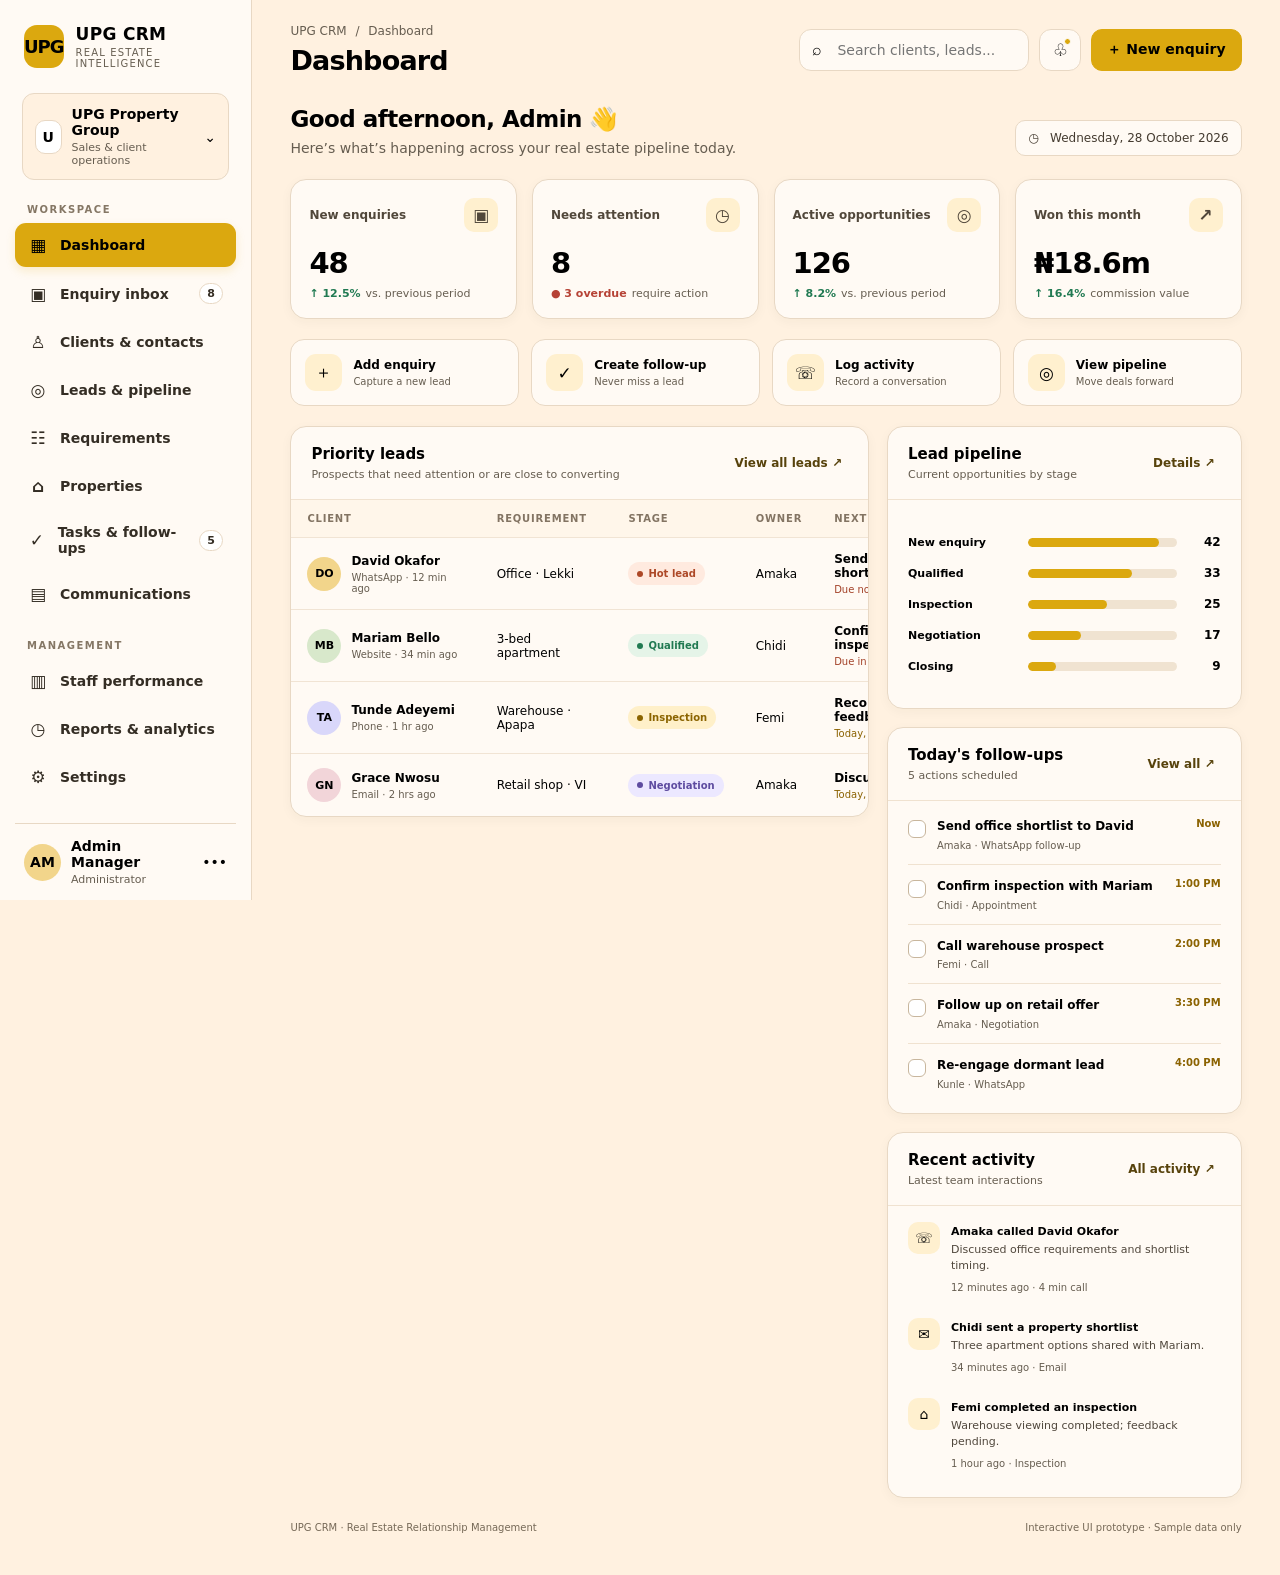
<file: public/assets/aistudio/upg_real_estate_crm_prototype__1__c0e54475.html>
<!DOCTYPE html>
<html lang="en">
<head>
<meta charset="utf-8"/><meta name="viewport" content="width=device-width, initial-scale=1"/><title>UPG CRM — Real Estate Relationship Management</title>
<style>
:root{--gold:#DBA80F;--cream:#FFF1E0;--black:#000;--white:#fff;--muted:#665d50;--line:#e8d8c4;--soft:#fff8ef;--green:#217a52;--red:#b64235;--shadow:0 8px 24px rgba(52,35,12,.07);--radius:16px}
*{box-sizing:border-box}body{margin:0;background:var(--cream);color:var(--black);font-family:Montserrat,Inter,ui-sans-serif,system-ui,-apple-system,BlinkMacSystemFont,"Segoe UI",sans-serif;font-size:14px}button,input,select,textarea{font:inherit}button{cursor:pointer}button:focus-visible,input:focus-visible,select:focus-visible,textarea:focus-visible{outline:3px solid #000;outline-offset:2px}.app{display:grid;grid-template-columns:252px minmax(0,1fr);min-height:100vh}.sidebar{background:#fffaf4;border-right:1px solid var(--line);padding:24px 15px;display:flex;flex-direction:column;gap:24px;position:sticky;top:0;height:100vh;overflow:auto}.brand{display:flex;align-items:center;gap:12px;padding:0 9px}.brand-mark{width:43px;height:43px;background:var(--gold);border-radius:13px;display:grid;place-items:center;font-weight:900;font-size:18px;letter-spacing:-1px}.brand-name{font-size:17px;font-weight:850;letter-spacing:.3px}.brand-sub{font-size:10px;color:var(--muted);margin-top:3px;letter-spacing:1.15px;text-transform:uppercase}.workspace{margin:0 7px;padding:12px;background:var(--cream);border:1px solid var(--line);border-radius:12px;display:flex;align-items:center;gap:10px}.workspace-icon{width:34px;height:34px;background:#fff;border:1px solid var(--line);border-radius:10px;display:grid;place-items:center;font-weight:800}.workspace small{display:block;color:var(--muted);font-size:11px;margin-top:3px}.nav-label{font-size:10px;color:#857765;letter-spacing:1.5px;font-weight:800;padding:0 12px;margin-bottom:8px}.nav{display:flex;flex-direction:column;gap:4px}.nav button{display:flex;align-items:center;gap:12px;border:0;background:transparent;padding:12px 13px;border-radius:11px;text-align:left;color:#342d24;font-weight:600;width:100%;transition:.15s}.nav button:hover{background:#fff0d5}.nav button.active{background:var(--gold);color:#000;box-shadow:0 4px 10px #dba80f2c}.nav .ico{width:20px;text-align:center;font-size:17px}.nav .count{margin-left:auto;font-size:11px;background:#fff;border:1px solid var(--line);border-radius:99px;padding:3px 7px}.side-bottom{margin-top:auto}.user{display:flex;align-items:center;gap:10px;padding:14px 9px 0;border-top:1px solid var(--line)}.avatar{width:37px;height:37px;border-radius:50%;background:#f2d58b;display:grid;place-items:center;font-weight:800;flex-shrink:0}.user small{display:block;color:var(--muted);margin-top:3px;font-size:11px}.main{min-width:0;padding:24px clamp(18px,3vw,42px) 42px}.topbar{display:flex;align-items:center;justify-content:space-between;gap:16px;margin-bottom:30px}.crumb{font-size:12px;color:var(--muted);margin-bottom:7px}.page-title{font-size:27px;font-weight:850;letter-spacing:-.8px;margin:0}.top-actions{display:flex;align-items:center;gap:10px}.search{position:relative}.search input{width:230px;background:#fffaf4;border:1px solid var(--line);border-radius:12px;padding:12px 13px 12px 37px;color:#000}.search span{position:absolute;left:13px;top:11px;font-size:16px}.icon-btn{width:42px;height:42px;border:1px solid var(--line);background:#fffaf4;border-radius:12px;position:relative;font-size:17px}.dot{position:absolute;right:9px;top:8px;width:7px;height:7px;border-radius:50%;background:var(--gold);border:1px solid #fff}.btn{border:1px solid var(--gold);background:var(--gold);color:#000;border-radius:11px;padding:11px 15px;font-weight:800;display:inline-flex;align-items:center;justify-content:center;gap:8px;transition:transform .12s,filter .12s}.btn:hover{filter:brightness(.96);transform:translateY(-1px)}.btn.secondary{background:#fffaf4;border-color:var(--line)}.btn.dark{background:#000;color:#fff;border-color:#000}.btn.small{padding:8px 10px;font-size:12px}.welcome{display:flex;justify-content:space-between;align-items:flex-end;gap:16px;margin-bottom:23px}.welcome h2{font-size:23px;margin:0 0 7px;letter-spacing:-.5px}.welcome p{margin:0;color:var(--muted)}.date-chip{border:1px solid var(--line);background:#fffaf4;border-radius:10px;padding:10px 12px;color:#443b30;font-size:12px;white-space:nowrap}.metrics{display:grid;grid-template-columns:repeat(4,minmax(0,1fr));gap:15px;margin-bottom:20px}.metric{background:#fffaf4;border:1px solid var(--line);border-radius:var(--radius);padding:18px;box-shadow:0 3px 12px #3c28090a;min-width:0}.metric-top{display:flex;align-items:center;justify-content:space-between;color:#51473a;font-size:12px;font-weight:650;gap:8px}.metric-icon{width:34px;height:34px;display:grid;place-items:center;background:#fff0cf;border-radius:10px;font-size:17px}.metric-value{font-size:29px;font-weight:850;letter-spacing:-1px;margin:14px 0 7px}.metric-foot{font-size:11px;color:var(--muted);display:flex;align-items:center;gap:5px}.up{color:var(--green);font-weight:800}.down{color:var(--red);font-weight:800}.layout{display:grid;grid-template-columns:minmax(0,1.55fr) minmax(300px,.95fr);gap:18px;align-items:start}.panel{background:#fffaf4;border:1px solid var(--line);border-radius:var(--radius);box-shadow:0 3px 12px #3c28090a;min-width:0;overflow:hidden}.panel-head{display:flex;align-items:center;justify-content:space-between;gap:12px;padding:18px 20px;border-bottom:1px solid #f0e2d0}.panel-head h3{margin:0;font-size:15px;font-weight:850}.panel-head p{margin:5px 0 0;color:var(--muted);font-size:11px}.link-btn{border:0;background:transparent;color:#57420b;font-size:12px;font-weight:800;padding:6px}.table-wrap{overflow:auto}table{border-collapse:collapse;width:100%;min-width:650px}th{text-align:left;font-size:10px;text-transform:uppercase;letter-spacing:.8px;color:#837463;padding:13px 16px;background:#fff6ea;font-weight:800}td{padding:14px 16px;border-top:1px solid #f1e4d4;vertical-align:middle;font-size:12px}tbody tr:hover{background:#fff5e8}.person{display:flex;align-items:center;gap:10px;min-width:155px}.person .avatar{width:34px;height:34px;font-size:11px}.person strong{display:block;font-size:12px}.person small{display:block;color:var(--muted);font-size:10px;margin-top:4px}.status{display:inline-flex;align-items:center;gap:5px;border-radius:99px;padding:6px 9px;font-size:10px;font-weight:800;white-space:nowrap;background:#f4e8d7}.status:before{content:"";width:6px;height:6px;border-radius:50%;background:currentColor}.status.hot{background:#ffeadf;color:#ad4827}.status.qualified{background:#e5f4e8;color:#217a52}.status.inspection{background:#fff0c9;color:#8b6400}.status.negotiation{background:#ece8ff;color:#5e4ca0}.status.new{background:#e7f0ff;color:#2c5e9c}.right-col{display:flex;flex-direction:column;gap:18px}.pipeline{padding:18px 20px}.pipe-row{display:grid;grid-template-columns:110px 1fr 34px;align-items:center;gap:10px;margin:17px 0}.pipe-name{font-size:11px;font-weight:700}.pipe-track{height:9px;background:#f0e3d1;border-radius:99px;overflow:hidden}.pipe-fill{height:100%;background:var(--gold);border-radius:99px}.pipe-count{text-align:right;font-size:12px;font-weight:850}.task-list{padding:4px 20px 10px}.task{display:flex;align-items:flex-start;gap:11px;padding:13px 0;border-bottom:1px solid #f0e2d0}.task:last-child{border-bottom:0}.task-check{appearance:none;width:18px;height:18px;border:1.5px solid #c8b69d;border-radius:6px;flex-shrink:0;margin:2px 0 0;cursor:pointer;background:white}.task-check:checked{background:var(--gold);border-color:var(--gold)}.task-check:checked:after{content:'✓';display:block;text-align:center;font-weight:900;font-size:12px}.task-content{flex:1;min-width:0}.task-content strong{display:block;font-size:12px;line-height:1.4}.task-content p{font-size:10px;color:var(--muted);margin:5px 0 0}.task-time{font-size:10px;font-weight:800;white-space:nowrap;color:#8b6200}.activity{padding:4px 20px 15px}.activity-item{display:flex;gap:11px;padding:12px 0}.activity-ico{width:32px;height:32px;border-radius:10px;background:#fff0cf;display:grid;place-items:center;flex-shrink:0}.activity-copy{min-width:0}.activity-copy strong{font-size:11px}.activity-copy p{font-size:11px;color:#50473c;line-height:1.45;margin:4px 0}.activity-copy small{font-size:10px;color:var(--muted)}.quick-actions{display:grid;grid-template-columns:repeat(4,minmax(0,1fr));gap:12px;margin:18px 0 20px}.quick{border:1px solid var(--line);background:#fffaf4;border-radius:14px;padding:14px;display:flex;align-items:center;gap:11px;text-align:left;color:#000;min-width:0}.quick:hover{border-color:var(--gold);box-shadow:var(--shadow)}.quick .qicon{width:37px;height:37px;display:grid;place-items:center;background:#fff0cf;border-radius:11px;font-size:17px;flex-shrink:0}.quick strong{display:block;font-size:12px}.quick small{display:block;color:var(--muted);font-size:10px;margin-top:4px}.section-view{display:none}.section-view.active{display:block}.empty{padding:35px;text-align:center;color:var(--muted)}.filters{display:flex;gap:9px;flex-wrap:wrap;padding:14px 18px;border-bottom:1px solid #f0e2d0}.filters input,.filters select{border:1px solid var(--line);background:white;border-radius:9px;padding:9px 10px;color:#000}.filters input{min-width:190px}.kanban{display:grid;grid-template-columns:repeat(4,minmax(220px,1fr));gap:12px;overflow-x:auto;padding:16px}.kanban-col{background:#fff3e2;border:1px solid var(--line);border-radius:13px;padding:10px;min-height:230px}.kanban-head{display:flex;justify-content:space-between;align-items:center;font-size:12px;font-weight:850;padding:6px 5px 12px}.kanban-card{background:#fffaf4;border:1px solid var(--line);border-radius:11px;padding:13px;margin-bottom:9px;cursor:pointer}.kanban-card strong{font-size:12px}.kanban-card p{font-size:11px;color:var(--muted);line-height:1.5}.kanban-card .money{font-weight:850;font-size:12px}.profile-grid{display:grid;grid-template-columns:repeat(3,minmax(0,1fr));gap:13px;padding:18px}.mini-card{border:1px solid var(--line);border-radius:13px;padding:15px;background:#fff6ea}.mini-card .big{font-size:23px;font-weight:850;margin-top:9px}.mini-card small{color:var(--muted)}.comm-row{display:grid;grid-template-columns:36px minmax(0,1fr) auto;align-items:center;gap:12px;padding:15px 20px;border-bottom:1px solid #f0e2d0}.comm-row:last-child{border-bottom:0}.comm-icon{width:36px;height:36px;border-radius:10px;background:#fff0cf;display:grid;place-items:center}.comm-row strong{font-size:12px}.comm-row p{font-size:11px;color:var(--muted);margin:4px 0 0}.modal-backdrop{position:fixed;inset:0;background:#17120db0;display:none;align-items:center;justify-content:center;padding:18px;z-index:10}.modal-backdrop.open{display:flex}.modal{width:min(640px,100%);max-height:90vh;overflow:auto;background:#fffaf4;border-radius:18px;box-shadow:0 20px 80px #0004}.modal-head{padding:20px 23px;border-bottom:1px solid var(--line);display:flex;align-items:center;justify-content:space-between}.modal-head h3{margin:0;font-size:18px}.close{border:0;background:transparent;font-size:24px}.modal-body{padding:22px;display:grid;grid-template-columns:1fr 1fr;gap:15px}.field{display:flex;flex-direction:column;gap:7px}.field.full{grid-column:1/-1}.field label{font-size:11px;font-weight:800}.field input,.field select,.field textarea{width:100%;border:1px solid var(--line);background:#fff;border-radius:10px;padding:11px;color:#000}.field textarea{min-height:88px;resize:vertical}.modal-foot{padding:16px 22px;border-top:1px solid var(--line);display:flex;justify-content:flex-end;gap:10px}.toast{position:fixed;bottom:22px;right:22px;background:#000;color:#fff;padding:13px 17px;border-radius:12px;box-shadow:var(--shadow);z-index:20;opacity:0;transform:translateY(10px);pointer-events:none;transition:.2s}.toast.show{opacity:1;transform:translateY(0)}.mobile-menu{display:none}
@media(max-width:1180px){.metrics{grid-template-columns:repeat(2,minmax(0,1fr))}.layout{grid-template-columns:1fr}.right-col{display:grid;grid-template-columns:1fr 1fr}.quick-actions{grid-template-columns:repeat(2,minmax(0,1fr))}.search input{width:180px}}
@media(max-width:760px){.app{grid-template-columns:1fr}.sidebar{position:fixed;z-index:9;left:-270px;top:0;width:252px;transition:left .2s;box-shadow:var(--shadow)}.sidebar.open{left:0}.main{padding:17px 13px 32px}.topbar{margin-bottom:22px}.mobile-menu{display:inline-flex}.top-actions{gap:6px}.search{display:none}.page-title{font-size:22px}.welcome{align-items:flex-start;flex-direction:column}.metrics{gap:9px}.metric{padding:13px}.metric-value{font-size:24px}.metric-top{font-size:11px}.layout{gap:13px}.right-col{grid-template-columns:1fr}.quick-actions{gap:8px}.quick{padding:10px;gap:8px}.quick .qicon{width:32px;height:32px}.quick strong{font-size:11px}.date-chip{display:none}.modal-body{grid-template-columns:1fr}.field.full{grid-column:auto}.profile-grid{grid-template-columns:1fr}.pipe-row{grid-template-columns:100px 1fr 28px}}
</style></head>
<body>
<div class="app">
<aside class="sidebar" id="sidebar">
 <div class="brand"><div class="brand-mark">UPG</div><div><div class="brand-name">UPG CRM</div><div class="brand-sub">Real Estate Intelligence</div></div></div>
 <div class="workspace"><div class="workspace-icon">U</div><div><strong>UPG Property Group</strong><small>Sales & client operations</small></div><span style="margin-left:auto">⌄</span></div>
 <div><div class="nav-label">WORKSPACE</div><nav class="nav" id="nav">
 <button class="active" data-view="dashboard"><span class="ico">▦</span>Dashboard</button>
 <button data-view="inbox"><span class="ico">▣</span>Enquiry inbox <span class="count" id="inboxCount">8</span></button>
 <button data-view="clients"><span class="ico">♙</span>Clients & contacts</button>
 <button data-view="leads"><span class="ico">◎</span>Leads & pipeline</button>
 <button data-view="requirements"><span class="ico">☷</span>Requirements</button>
 <button data-view="properties"><span class="ico">⌂</span>Properties</button>
 <button data-view="tasks"><span class="ico">✓</span>Tasks & follow-ups <span class="count" id="taskCount">5</span></button>
 <button data-view="communications"><span class="ico">▤</span>Communications</button>
 </nav></div>
 <div><div class="nav-label">MANAGEMENT</div><nav class="nav"><button data-view="performance"><span class="ico">▥</span>Staff performance</button><button data-view="reports"><span class="ico">◷</span>Reports & analytics</button><button data-view="settings"><span class="ico">⚙</span>Settings</button></nav></div>
 <div class="side-bottom"><div class="user"><div class="avatar">AM</div><div><strong>Admin Manager</strong><small>Administrator</small></div><span style="margin-left:auto">•••</span></div></div>
</aside>
<main class="main">
 <header class="topbar"><div style="display:flex;align-items:center;gap:12px"><button class="icon-btn mobile-menu" id="mobileMenu" aria-label="Open menu">☰</button><div><div class="crumb">UPG CRM <span style="padding:0 5px">/</span> <span id="crumb">Dashboard</span></div><h1 class="page-title" id="pageTitle">Dashboard</h1></div></div><div class="top-actions"><label class="search"><span>⌕</span><input id="globalSearch" placeholder="Search clients, leads..." aria-label="Search CRM"/></label><button class="icon-btn" id="notifyBtn" aria-label="Notifications">♧<span class="dot"></span></button><button class="btn" id="newEnquiry">＋ New enquiry</button></div></header>
 <section class="section-view active" id="view-dashboard">
  <div class="welcome"><div><h2>Good afternoon, Admin 👋</h2><p>Here’s what’s happening across your real estate pipeline today.</p></div><div class="date-chip">◷ &nbsp; Wednesday, 28 October 2026</div></div>
  <div class="metrics">
   <article class="metric"><div class="metric-top"><span>New enquiries</span><span class="metric-icon">▣</span></div><div class="metric-value" id="metricEnquiries">48</div><div class="metric-foot"><span class="up">↑ 12.5%</span> vs. previous period</div></article>
   <article class="metric"><div class="metric-top"><span>Needs attention</span><span class="metric-icon">◷</span></div><div class="metric-value" id="metricAttention">8</div><div class="metric-foot"><span class="down">● 3 overdue</span> require action</div></article>
   <article class="metric"><div class="metric-top"><span>Active opportunities</span><span class="metric-icon">◎</span></div><div class="metric-value">126</div><div class="metric-foot"><span class="up">↑ 8.2%</span> vs. previous period</div></article>
   <article class="metric"><div class="metric-top"><span>Won this month</span><span class="metric-icon">↗</span></div><div class="metric-value">₦18.6m</div><div class="metric-foot"><span class="up">↑ 16.4%</span> commission value</div></article>
  </div>
  <div class="quick-actions"><button class="quick" data-modal="enquiry"><span class="qicon">＋</span><span><strong>Add enquiry</strong><small>Capture a new lead</small></span></button><button class="quick" data-modal="task"><span class="qicon">✓</span><span><strong>Create follow-up</strong><small>Never miss a lead</small></span></button><button class="quick" data-modal="activity"><span class="qicon">☏</span><span><strong>Log activity</strong><small>Record a conversation</small></span></button><button class="quick" data-view-go="leads"><span class="qicon">◎</span><span><strong>View pipeline</strong><small>Move deals forward</small></span></button></div>
  <div class="layout"><div class="panel"><div class="panel-head"><div><h3>Priority leads</h3><p>Prospects that need attention or are close to converting</p></div><button class="link-btn" data-view-go="leads">View all leads ↗</button></div><div class="table-wrap"><table><thead><tr><th>Client</th><th>Requirement</th><th>Stage</th><th>Owner</th><th>Next action</th></tr></thead><tbody id="priorityRows">
  <tr data-client="David Okafor"><td><div class="person"><div class="avatar">DO</div><div><strong>David Okafor</strong><small>WhatsApp · 12 min ago</small></div></div></td><td>Office · Lekki</td><td><span class="status hot">Hot lead</span></td><td>Amaka</td><td><strong>Send shortlist</strong><small style="display:block;color:#a34128;margin-top:4px">Due now</small></td></tr>
  <tr data-client="Mariam Bello"><td><div class="person"><div class="avatar" style="background:#d8e8cb">MB</div><div><strong>Mariam Bello</strong><small>Website · 34 min ago</small></div></div></td><td>3-bed apartment</td><td><span class="status qualified">Qualified</span></td><td>Chidi</td><td><strong>Confirm inspection</strong><small style="display:block;color:#a34128;margin-top:4px">Due in 20 min</small></td></tr>
  <tr data-client="Tunde Adeyemi"><td><div class="person"><div class="avatar" style="background:#d9d7fa">TA</div><div><strong>Tunde Adeyemi</strong><small>Phone · 1 hr ago</small></div></div></td><td>Warehouse · Apapa</td><td><span class="status inspection">Inspection</span></td><td>Femi</td><td><strong>Record feedback</strong><small style="display:block;color:#8b6200;margin-top:4px">Today, 2:00 PM</small></td></tr>
  <tr data-client="Grace Nwosu"><td><div class="person"><div class="avatar" style="background:#f2d5d9">GN</div><div><strong>Grace Nwosu</strong><small>Email · 2 hrs ago</small></div></div></td><td>Retail shop · VI</td><td><span class="status negotiation">Negotiation</span></td><td>Amaka</td><td><strong>Discuss offer</strong><small style="display:block;color:#8b6200;margin-top:4px">Today, 3:30 PM</small></td></tr>
  </tbody></table></div></div>
  <div class="right-col"><div class="panel"><div class="panel-head"><div><h3>Lead pipeline</h3><p>Current opportunities by stage</p></div><button class="link-btn" data-view-go="leads">Details ↗</button></div><div class="pipeline"><div class="pipe-row"><span class="pipe-name">New enquiry</span><div class="pipe-track"><div class="pipe-fill" style="width:88%"></div></div><span class="pipe-count">42</span></div><div class="pipe-row"><span class="pipe-name">Qualified</span><div class="pipe-track"><div class="pipe-fill" style="width:70%"></div></div><span class="pipe-count">33</span></div><div class="pipe-row"><span class="pipe-name">Inspection</span><div class="pipe-track"><div class="pipe-fill" style="width:53%"></div></div><span class="pipe-count">25</span></div><div class="pipe-row"><span class="pipe-name">Negotiation</span><div class="pipe-track"><div class="pipe-fill" style="width:36%"></div></div><span class="pipe-count">17</span></div><div class="pipe-row"><span class="pipe-name">Closing</span><div class="pipe-track"><div class="pipe-fill" style="width:19%"></div></div><span class="pipe-count">9</span></div></div></div>
  <div class="panel"><div class="panel-head"><div><h3>Today's follow-ups</h3><p id="tasksSub">5 actions scheduled</p></div><button class="link-btn" data-view-go="tasks">View all ↗</button></div><div class="task-list" id="taskList"><label class="task"><input type="checkbox" class="task-check"/><span class="task-content"><strong>Send office shortlist to David</strong><p>Amaka · WhatsApp follow-up</p></span><span class="task-time">Now</span></label><label class="task"><input type="checkbox" class="task-check"/><span class="task-content"><strong>Confirm inspection with Mariam</strong><p>Chidi · Appointment</p></span><span class="task-time">1:00 PM</span></label><label class="task"><input type="checkbox" class="task-check"/><span class="task-content"><strong>Call warehouse prospect</strong><p>Femi · Call</p></span><span class="task-time">2:00 PM</span></label><label class="task"><input type="checkbox" class="task-check"/><span class="task-content"><strong>Follow up on retail offer</strong><p>Amaka · Negotiation</p></span><span class="task-time">3:30 PM</span></label><label class="task"><input type="checkbox" class="task-check"/><span class="task-content"><strong>Re-engage dormant lead</strong><p>Kunle · WhatsApp</p></span><span class="task-time">4:00 PM</span></label></div></div>
  <div class="panel"><div class="panel-head"><div><h3>Recent activity</h3><p>Latest team interactions</p></div><button class="link-btn" data-view-go="communications">All activity ↗</button></div><div class="activity"><div class="activity-item"><div class="activity-ico">☏</div><div class="activity-copy"><strong>Amaka called David Okafor</strong><p>Discussed office requirements and shortlist timing.</p><small>12 minutes ago · 4 min call</small></div></div><div class="activity-item"><div class="activity-ico">✉</div><div class="activity-copy"><strong>Chidi sent a property shortlist</strong><p>Three apartment options shared with Mariam.</p><small>34 minutes ago · Email</small></div></div><div class="activity-item"><div class="activity-ico">⌂</div><div class="activity-copy"><strong>Femi completed an inspection</strong><p>Warehouse viewing completed; feedback pending.</p><small>1 hour ago · Inspection</small></div></div></div></div></div></div>
 </section>
 <section class="section-view" id="view-inbox"><div class="panel"><div class="panel-head"><div><h3>Enquiry inbox</h3><p>Incoming enquiries across your connected channels</p></div><button class="btn" data-modal="enquiry">＋ Capture enquiry</button></div><div class="filters"><input class="table-search" data-target="inboxRows" placeholder="Search enquiries..."/><select><option>All channels</option><option>WhatsApp</option><option>Phone</option><option>Email</option><option>Website</option></select><select><option>All statuses</option><option>Needs response</option><option>Assigned</option></select></div><div class="table-wrap"><table><thead><tr><th>Client</th><th>Channel</th><th>Enquiry</th><th>Received</th><th>Owner</th><th>Status</th><th>Action</th></tr></thead><tbody id="inboxRows"><tr><td><strong>David Okafor</strong><small style="display:block;color:#665d50;margin-top:4px">+234 803 *** 1420</small></td><td>◉ WhatsApp</td><td>Office space in Lekki</td><td>12 min ago</td><td>Amaka</td><td><span class="status hot">Needs action</span></td><td><button class="btn small" data-modal="activity">Log response</button></td></tr><tr><td><strong>Mariam Bello</strong></td><td>▣ Website</td><td>3-bedroom apartment</td><td>34 min ago</td><td>Chidi</td><td><span class="status qualified">Assigned</span></td><td><button class="btn secondary small" data-modal="activity">Log response</button></td></tr><tr><td><strong>Tunde Adeyemi</strong></td><td>☏ Phone</td><td>Warehouse for lease</td><td>1 hr ago</td><td>Femi</td><td><span class="status inspection">In progress</span></td><td><button class="btn secondary small" data-modal="activity">Log response</button></td></tr><tr><td><strong>Grace Nwosu</strong></td><td>✉ Email</td><td>Retail space in VI</td><td>2 hrs ago</td><td>Amaka</td><td><span class="status negotiation">In progress</span></td><td><button class="btn secondary small" data-modal="activity">Log response</button></td></tr></tbody></table></div></div></section>
 <section class="section-view" id="view-clients"><div class="panel"><div class="panel-head"><div><h3>Clients & contacts</h3><p>A single relationship record across multiple requirements and transactions</p></div><button class="btn" data-modal="client">＋ Add client</button></div><div class="filters"><input class="table-search" data-target="clientRows" placeholder="Search name, phone, company..."/><select><option>All client types</option><option>Individual</option><option>Corporate</option><option>Landlord</option></select></div><div class="table-wrap"><table><thead><tr><th>Client</th><th>Type</th><th>Active requirements</th><th>Last interaction</th><th>Relationship owner</th><th>Status</th></tr></thead><tbody id="clientRows"><tr><td><div class="person"><div class="avatar">DO</div><div><strong>David Okafor</strong><small>david@example.com</small></div></div></td><td>Corporate tenant</td><td>2</td><td>12 min ago</td><td>Amaka</td><td><span class="status hot">Active</span></td></tr><tr><td><div class="person"><div class="avatar" style="background:#d8e8cb">MB</div><div><strong>Mariam Bello</strong><small>mariam@example.com</small></div></div></td><td>Individual</td><td>1</td><td>34 min ago</td><td>Chidi</td><td><span class="status qualified">Active</span></td></tr><tr><td><div class="person"><div class="avatar" style="background:#d9d7fa">TA</div><div><strong>Tunde Adeyemi</strong><small>tunde@example.com</small></div></div></td><td>Business owner</td><td>1</td><td>1 hour ago</td><td>Femi</td><td><span class="status inspection">Active</span></td></tr><tr><td><div class="person"><div class="avatar" style="background:#f2d5d9">GN</div><div><strong>Grace Nwosu</strong><small>grace@example.com</small></div></div></td><td>Retail operator</td><td>1</td><td>2 hours ago</td><td>Amaka</td><td><span class="status negotiation">Active</span></td></tr></tbody></table></div></div></section>
 <section class="section-view" id="view-leads"><div class="panel"><div class="panel-head"><div><h3>Leads & opportunities</h3><p>Track each potential transaction from enquiry through closing</p></div><button class="btn" data-modal="enquiry">＋ New lead</button></div><div class="filters"><input class="table-search" data-target="leadCards" placeholder="Search lead or requirement..."/><select id="leadType"><option value="all">All transaction types</option><option>Commercial leasing</option><option>Residential letting</option><option>Property sale</option></select><button class="btn secondary small" id="togglePipeline">Switch to table</button></div><div class="kanban" id="leadCards"><div class="kanban-col"><div class="kanban-head">New enquiry <span>3</span></div><div class="kanban-card"><strong>David Okafor</strong><p>Office space · Lekki Phase 1</p><div class="money">₦25m–₦35m / year</div><p>Owner: Amaka · High priority</p></div><div class="kanban-card"><strong>Sarah James</strong><p>Shop · Ikeja</p><div class="money">₦8m / year</div><p>Owner: Kunle</p></div></div><div class="kanban-col"><div class="kanban-head">Qualified <span>2</span></div><div class="kanban-card"><strong>Mariam Bello</strong><p>3-bedroom apartment · Lekki</p><div class="money">₦8m–₦10m / year</div><p>Owner: Chidi</p></div></div><div class="kanban-col"><div class="kanban-head">Inspection <span>2</span></div><div class="kanban-card"><strong>Tunde Adeyemi</strong><p>Warehouse · Apapa</p><div class="money">₦45m / year</div><p>Owner: Femi</p></div></div><div class="kanban-col"><div class="kanban-head">Negotiation <span>2</span></div><div class="kanban-card"><strong>Grace Nwosu</strong><p>Retail space · Victoria Island</p><div class="money">₦18m / year</div><p>Owner: Amaka</p></div></div></div><div class="table-wrap" id="leadTableWrap" style="display:none"><table><thead><tr><th>Lead</th><th>Requirement</th><th>Budget</th><th>Stage</th><th>Owner</th><th>Next action</th></tr></thead><tbody><tr><td>David Okafor</td><td>Office · Lekki</td><td>₦25m–₦35m/year</td><td>New enquiry</td><td>Amaka</td><td>Send shortlist</td></tr><tr><td>Mariam Bello</td><td>3-bed apartment</td><td>₦8m–₦10m/year</td><td>Qualified</td><td>Chidi</td><td>Confirm inspection</td></tr><tr><td>Tunde Adeyemi</td><td>Warehouse · Apapa</td><td>₦45m/year</td><td>Inspection</td><td>Femi</td><td>Record feedback</td></tr></tbody></table></div></div></section>
 <section class="section-view" id="view-requirements"><div class="panel"><div class="panel-head"><div><h3>Client requirements</h3><p>Structured demand records to improve property matching</p></div><button class="btn" data-modal="requirement">＋ Add requirement</button></div><div class="filters"><input class="table-search" data-target="reqRows" placeholder="Search location, type, client..."/><select><option>All property types</option><option>Office</option><option>Warehouse</option><option>Apartment</option><option>Retail</option></select></div><div class="table-wrap"><table><thead><tr><th>Client</th><th>Requirement</th><th>Location</th><th>Budget</th><th>Timing</th><th>Must-have</th><th>Status</th></tr></thead><tbody id="reqRows"><tr><td>David Okafor</td><td>Office · 300–500 sqm</td><td>Lekki Phase 1</td><td>₦25m–₦35m/year</td><td>Within 30 days</td><td>Parking, backup power</td><td><span class="status hot">Urgent</span></td></tr><tr><td>Mariam Bello</td><td>3-bed apartment</td><td>Lekki / Ikate</td><td>₦8m–₦10m/year</td><td>Within 60 days</td><td>Security, parking</td><td><span class="status qualified">Active</span></td></tr><tr><td>Tunde Adeyemi</td><td>Warehouse · 1,000 sqm+</td><td>Apapa / Amuwo</td><td>₦45m/year</td><td>Immediate</td><td>Truck access, loading</td><td><span class="status inspection">Matching</span></td></tr></tbody></table></div></div></section>
 <section class="section-view" id="view-properties"><div class="panel"><div class="panel-head"><div><h3>Property inventory</h3><p>Match available properties against qualified client requirements</p></div><button class="btn" data-modal="property">＋ Add property</button></div><div class="filters"><input class="table-search" data-target="propertyRows" placeholder="Search property, location, ref..."/><select><option>All property types</option><option>Office</option><option>Warehouse</option><option>Apartment</option><option>Retail</option></select><select><option>All availability</option><option>Available</option><option>Under offer</option></select></div><div class="table-wrap"><table><thead><tr><th>Property</th><th>Location</th><th>Type</th><th>Asking rent</th><th>Availability</th><th>Potential matches</th><th>Action</th></tr></thead><tbody id="propertyRows"><tr><td><strong>UPG-OF-0104</strong><small style="display:block;color:#665d50;margin-top:4px">Serviced office, 380 sqm</small></td><td>Lekki Phase 1</td><td>Office</td><td>₦30m / year</td><td><span class="status qualified">Available</span></td><td>4 requirements</td><td><button class="btn small" data-modal="activity">Match</button></td></tr><tr><td><strong>UPG-WH-0021</strong><small style="display:block;color:#665d50;margin-top:4px">Warehouse, 1,200 sqm</small></td><td>Apapa</td><td>Warehouse</td><td>₦45m / year</td><td><span class="status qualified">Available</span></td><td>2 requirements</td><td><button class="btn secondary small" data-modal="activity">Match</button></td></tr><tr><td><strong>UPG-RE-0082</strong><small style="display:block;color:#665d50;margin-top:4px">3-bedroom apartment</small></td><td>Ikate, Lekki</td><td>Residential</td><td>₦9m / year</td><td><span class="status inspection">Under offer</span></td><td>3 requirements</td><td><button class="btn secondary small" data-modal="activity">Match</button></td></tr></tbody></table></div></div></section>
 <section class="section-view" id="view-tasks"><div class="panel"><div class="panel-head"><div><h3>Tasks & follow-ups</h3><p>Every open opportunity should have a clear next action</p></div><button class="btn" data-modal="task">＋ Create task</button></div><div class="filters"><input class="table-search" data-target="allTaskRows" placeholder="Search tasks or client..."/><select id="taskFilter"><option value="all">All tasks</option><option value="open">Open</option><option value="done">Completed</option></select></div><div class="table-wrap"><table><thead><tr><th>Done</th><th>Task</th><th>Related client</th><th>Owner</th><th>Due</th><th>Priority</th></tr></thead><tbody id="allTaskRows"><tr><td><input type="checkbox" class="task-check"></td><td>Send office shortlist</td><td>David Okafor</td><td>Amaka</td><td>Today · 12:00 PM</td><td><span class="status hot">High</span></td></tr><tr><td><input type="checkbox" class="task-check"></td><td>Confirm inspection</td><td>Mariam Bello</td><td>Chidi</td><td>Today · 1:00 PM</td><td><span class="status inspection">Medium</span></td></tr><tr><td><input type="checkbox" class="task-check"></td><td>Record inspection feedback</td><td>Tunde Adeyemi</td><td>Femi</td><td>Today · 2:00 PM</td><td><span class="status hot">High</span></td></tr><tr><td><input type="checkbox" class="task-check"></td><td>Discuss revised offer</td><td>Grace Nwosu</td><td>Amaka</td><td>Today · 3:30 PM</td><td><span class="status inspection">Medium</span></td></tr></tbody></table></div></div></section>
 <section class="section-view" id="view-communications"><div class="panel"><div class="panel-head"><div><h3>Communications</h3><p>Unified view of recorded client interactions and channel status</p></div><button class="btn" data-modal="activity">＋ Log activity</button></div><div class="filters"><input class="table-search" data-target="commsRows" placeholder="Search client or message..."/><select><option>All channels</option><option>WhatsApp</option><option>Phone</option><option>Email</option><option>SMS</option></select></div><div id="commsRows"><div class="comm-row"><div class="comm-icon">◉</div><div><strong>David Okafor · WhatsApp</strong><p>Client asked whether the office options have reliable backup power.</p></div><small>12 min ago</small></div><div class="comm-row"><div class="comm-icon">✉</div><div><strong>Mariam Bello · Email</strong><p>Three property options sent. Awaiting feedback.</p></div><small>34 min ago</small></div><div class="comm-row"><div class="comm-icon">☏</div><div><strong>Tunde Adeyemi · Phone call</strong><p>Inspection completed. Follow-up notes still required.</p></div><small>1 hr ago</small></div><div class="comm-row"><div class="comm-icon">✉</div><div><strong>Grace Nwosu · Email</strong><p>Revised lease offer shared for review.</p></div><small>2 hrs ago</small></div></div><div class="empty" style="font-size:11px">Prototype note: messages shown here are sample records. Live inbox syncing is not connected.</div></div></section>
 <section class="section-view" id="view-performance"><div class="metrics"><article class="metric"><div class="metric-top">Meaningful conversations</div><div class="metric-value">286</div><div class="metric-foot">Team total · This week</div></article><article class="metric"><div class="metric-top">Inspections completed</div><div class="metric-value">32</div><div class="metric-foot">Target: 40</div></article><article class="metric"><div class="metric-top">Follow-ups on time</div><div class="metric-value">87%</div><div class="metric-foot"><span class="down">13% overdue</span></div></article><article class="metric"><div class="metric-top">Closed transactions</div><div class="metric-value">11</div><div class="metric-foot">Team total · This month</div></article></div><div class="panel"><div class="panel-head"><div><h3>Agent activity scorecard</h3><p>Illustrative activity and outcomes for the selected period</p></div><button class="btn secondary small" id="exportStaff">Export CSV</button></div><div class="table-wrap"><table id="staffTable"><thead><tr><th>Agent</th><th>Conversations</th><th>Inspections</th><th>Follow-up compliance</th><th>Deals won</th></tr></thead><tbody><tr><td>Amaka Eze</td><td>82</td><td>10</td><td>94%</td><td>4</td></tr><tr><td>Chidi Okoro</td><td>71</td><td>8</td><td>91%</td><td>3</td></tr><tr><td>Femi Adebayo</td><td>68</td><td>9</td><td>82%</td><td>2</td></tr><tr><td>Kunle James</td><td>65</td><td>5</td><td>79%</td><td>2</td></tr></tbody></table></div></div></section>
 <section class="section-view" id="view-reports"><div class="metrics"><article class="metric"><div class="metric-top">Lead-to-close rate</div><div class="metric-value">7.3%</div><div class="metric-foot">Sample cohort metric</div></article><article class="metric"><div class="metric-top">Average first response</div><div class="metric-value">11 min</div><div class="metric-foot">Human response only</div></article><article class="metric"><div class="metric-top">Open pipeline value</div><div class="metric-value">₦84.2m</div><div class="metric-foot">Forecast commission</div></article><article class="metric"><div class="metric-top">Lost leads this month</div><div class="metric-value">19</div><div class="metric-foot">Reasons need review</div></article></div><div class="panel"><div class="panel-head"><div><h3>Conversion insights</h3><p>Use funnel drop-off to identify where deals are getting stuck</p></div></div><div class="profile-grid"><div class="mini-card"><small>Largest drop-off</small><div class="big">Contact → Qualified</div><p>Review enquiry quality, response coverage and qualification questions.</p></div><div class="mini-card"><small>Follow-up risk</small><div class="big">8 leads</div><p>Open opportunities have a due or overdue action.</p></div><div class="mini-card"><small>Attribution gap</small><div class="big">14%</div><p>Sample enquiries lack a confirmed marketing source.</p></div></div></div></section>
 <section class="section-view" id="view-settings"><div class="panel"><div class="panel-head"><div><h3>CRM settings</h3><p>Prototype preferences and operating rules</p></div></div><div class="profile-grid"><div class="mini-card"><strong>Brand system</strong><p>Button gold: <code>#DBA80F</code><br>Background: <code>#FFF1E0</code><br>Text: <code>#000000</code></p></div><div class="mini-card"><strong>Response SLA</strong><p>High-intent: 5 minutes<br>Standard: 15 minutes<br><small>Illustrative business-hour targets</small></p><button class="btn secondary small" data-modal="sla">Configure SLA</button></div><div class="mini-card"><strong>Team & permissions</strong><p>Manage staff roles, record visibility and assignment rules.</p><button class="btn secondary small" id="roleInfo">View role model</button></div><div class="mini-card"><strong>Integrations</strong><p>WhatsApp Business, email, SMS and telephony.</p><small>Not connected in this prototype.</small></div><div class="mini-card"><strong>Lead scoring</strong><p>Budget fit, urgency, requirement clarity, decision authority and engagement.</p><button class="btn secondary small" data-modal="scoring">Review scoring</button></div><div class="mini-card"><strong>Data & privacy</strong><p>Access control, audit trail, retention, export and recovery policies.</p><small>Requires backend implementation.</small></div></div></div></section>
 <footer style="margin-top:24px;display:flex;justify-content:space-between;gap:10px;flex-wrap:wrap;color:#766957;font-size:10px"><span>UPG CRM · Real Estate Relationship Management</span><span>Interactive UI prototype · Sample data only</span></footer>
</main></div>
<div class="modal-backdrop" id="modalBackdrop" role="dialog" aria-modal="true" aria-labelledby="modalTitle"><div class="modal"><div class="modal-head"><h3 id="modalTitle">New enquiry</h3><button class="close" id="closeModal" aria-label="Close">×</button></div><form id="modalForm"><div class="modal-body" id="modalFields"></div><div class="modal-foot"><button type="button" class="btn secondary" id="cancelModal">Cancel</button><button type="submit" class="btn" id="saveModal">Save record</button></div></form></div></div><div class="toast" id="toast" role="status"></div>
<script>
const titles={dashboard:'Dashboard',inbox:'Enquiry inbox',clients:'Clients & contacts',leads:'Leads & pipeline',requirements:'Requirements',properties:'Properties',tasks:'Tasks & follow-ups',communications:'Communications',performance:'Staff performance',reports:'Reports & analytics',settings:'Settings'};
const state={view:'dashboard',tasksDone:0,clients:[],enquiries:[]};
function toast(msg){const t=document.getElementById('toast');t.textContent=msg;t.classList.add('show');clearTimeout(window.toastTimer);window.toastTimer=setTimeout(()=>t.classList.remove('show'),2800)}
function go(view){if(!titles[view])return;state.view=view;document.querySelectorAll('.section-view').forEach(s=>s.classList.toggle('active',s.id==='view-'+view));document.querySelectorAll('#nav button[data-view]').forEach(b=>b.classList.toggle('active',b.dataset.view===view));document.getElementById('pageTitle').textContent=titles[view];document.getElementById('crumb').textContent=titles[view];document.getElementById('sidebar').classList.remove('open');window.scrollTo({top:0,behavior:'smooth'})}
document.querySelectorAll('[data-view]').forEach(b=>b.addEventListener('click',()=>go(b.dataset.view)));document.querySelectorAll('[data-view-go]').forEach(b=>b.addEventListener('click',()=>go(b.dataset.viewGo)));
document.getElementById('mobileMenu').addEventListener('click',()=>document.getElementById('sidebar').classList.toggle('open'));
document.getElementById('notifyBtn').addEventListener('click',()=>toast('You have 3 follow-ups overdue and 5 actions due today.'));
const fields={
 enquiry:{title:'Capture new enquiry',button:'Save enquiry',fields:[['Client name','text','client','e.g. David Okafor'],['Phone number','tel','phone','+234…'],['Email address','email','email','client@example.com'],['Channel','select','channel',['WhatsApp','Phone call','Email','SMS','Website','Instagram / Facebook','Referral','Walk-in','Other']],['Transaction type','select','type',['Commercial leasing','Residential letting','Property sale','Land acquisition','Property management','Investment advisory']],['Property type','select','propertyType',['Office','Retail shop','Restaurant','Warehouse','Industrial','Apartment','House','Land','Other']],['Preferred location','text','location','e.g. Lekki Phase 1'],['Budget','text','budget','e.g. ₦25m–₦35m per year'],['Client request','textarea','request','Capture the client’s exact request, must-haves and questions.','full'],['Assigned agent','select','owner',['Amaka Eze','Chidi Okoro','Femi Adebayo','Kunle James','Unassigned']],['Next action','text','nextAction','e.g. Send matching properties'],['Follow-up date','date','due','']]},
 client:{title:'Add client',button:'Save client',fields:[['Full name','text','name','Full name'],['Phone number','tel','phone','+234…'],['Email address','email','email','client@example.com'],['Client type','select','type',['Individual','Corporate client','Tenant','Buyer','Landlord','Investor','Vendor']],['Company','text','company','Company name'],['Relationship owner','select','owner',['Amaka Eze','Chidi Okoro','Femi Adebayo','Kunle James','Unassigned']]]},
 task:{title:'Create follow-up task',button:'Save task',fields:[['Task title','text','title','e.g. Call client about offer'],['Related client','text','client','Client name'],['Task type','select','type',['Call','WhatsApp','Email','SMS','Inspection','Meeting','Send property shortlist','Prepare offer','Other']],['Assigned agent','select','owner',['Amaka Eze','Chidi Okoro','Femi Adebayo','Kunle James']],['Due date','date','due',''],['Priority','select','priority',['High','Medium','Low']],['Task notes','textarea','notes','What needs to happen?','full']]},
 activity:{title:'Log client activity',button:'Save activity',fields:[['Client name','text','client','Client name'],['Activity type','select','type',['Inbound call','Outbound call','WhatsApp message','Email sent','Email received','SMS','Inspection','Meeting','Other']],['Outcome','select','outcome',['Connected','No answer','Message sent','Replied','Inspection completed','Rescheduled','Client not interested','Other']],['Duration (minutes)','number','duration','e.g. 4'],['Assigned agent','select','owner',['Amaka Eze','Chidi Okoro','Femi Adebayo','Kunle James']],['Activity notes','textarea','notes','Conversation summary, objections and commitments.','full'],['Next action','text','nextAction','What should happen next?'],['Follow-up date','date','due','']]},
 requirement:{title:'Add client requirement',button:'Save requirement',fields:[['Client name','text','client','Client name'],['Transaction type','select','type',['Commercial leasing','Residential letting','Property sale','Land acquisition','Property management','Investment']],['Property type','select','propertyType',['Office','Retail','Restaurant','Warehouse','Industrial','Apartment','House','Land','Other']],['Preferred location','text','location','Location and acceptable alternatives'],['Budget range','text','budget','Include currency and rent period'],['Size / specifications','text','specs','e.g. 300–500 sqm'],['Timing','select','timing',['Immediate','Within 30 days','Within 60 days','Within 90 days','Future / flexible']],['Must-haves and deal-breakers','textarea','notes','Essential features, excluded areas and other conditions.','full']]},
 property:{title:'Add property',button:'Save property',fields:[['Property reference','text','ref','e.g. UPG-OF-0105'],['Property title','text','title','e.g. Serviced office, 420 sqm'],['Property type','select','type',['Office','Retail','Restaurant','Warehouse','Industrial','Apartment','House','Land','Other']],['Location','text','location','Area, street or estate'],['Asking price / rent','text','price','Amount and payment period'],['Availability','select','availability',['Available','Under offer','Let / sold','On hold','Verification required']],['Key specifications','textarea','specs','Size, facilities, restrictions and availability notes.','full']]},
 sla:{title:'Response SLA settings',button:'Save settings',fields:[['High-intent response target (minutes)','number','high','5'],['Standard response target (minutes)','number','standard','15'],['Business start time','text','start','09:00'],['Business end time','text','end','17:00']]},
 scoring:{title:'Lead scoring model',button:'Save scoring model',fields:[['Budget fit weight (%)','number','budget','25'],['Urgency weight (%)','number','urgency','20'],['Requirement clarity weight (%)','number','clarity','15'],['Decision authority weight (%)','number','authority','15'],['Engagement weight (%)','number','engagement','15'],['Market fit weight (%)','number','market','10']]}
};
let currentModal='enquiry';function openModal(type){currentModal=type;const conf=fields[type]||fields.enquiry;document.getElementById('modalTitle').textContent=conf.title;document.getElementById('saveModal').textContent=conf.button;const root=document.getElementById('modalFields');root.innerHTML='';conf.fields.forEach(f=>{const [label,kind,name,opts,wide]=f;const wrap=document.createElement('div');wrap.className='field'+(wide==='full'?' full':'');const lab=document.createElement('label');lab.textContent=label;lab.htmlFor='field-'+name;wrap.appendChild(lab);let el;if(kind==='select'){el=document.createElement('select');(Array.isArray(opts)?opts:[]).forEach(o=>{const op=document.createElement('option');op.value=o;op.textContent=o;el.appendChild(op)})}else if(kind==='textarea'){el=document.createElement('textarea');el.placeholder=opts||''}else{el=document.createElement('input');el.type=kind;el.placeholder=opts||''}el.name=name;el.id='field-'+name;if(name==='due'&&kind==='date')el.value='';wrap.appendChild(el);root.appendChild(wrap)});document.getElementById('modalBackdrop').classList.add('open');setTimeout(()=>root.querySelector('input,select,textarea')?.focus(),40)}
document.querySelectorAll('[data-modal]').forEach(b=>b.addEventListener('click',()=>openModal(b.dataset.modal)));document.getElementById('newEnquiry').addEventListener('click',()=>openModal('enquiry'));function closeModal(){document.getElementById('modalBackdrop').classList.remove('open')}document.getElementById('closeModal').addEventListener('click',closeModal);document.getElementById('cancelModal').addEventListener('click',closeModal);document.getElementById('modalBackdrop').addEventListener('click',e=>{if(e.target.id==='modalBackdrop')closeModal()});document.addEventListener('keydown',e=>{if(e.key==='Escape')closeModal()});
document.getElementById('modalForm').addEventListener('submit',e=>{e.preventDefault();const data=Object.fromEntries(new FormData(e.target).entries());if(currentModal==='enquiry'){if(!data.client?.trim()){toast('Please enter a client name.');return}state.enquiries.unshift(data);const row=document.createElement('tr');row.innerHTML=`<td><strong>${esc(data.client)}</strong><small style="display:block;color:#665d50;margin-top:4px">${esc(data.phone||data.email||'Contact details not provided')}</small></td><td>${esc(data.channel||'Other')}</td><td>${esc(data.type||'General enquiry')} · ${esc(data.location||'Location not specified')}</td><td>Just now</td><td>${esc(data.owner||'Unassigned')}</td><td><span class="status new">New</span></td><td><button class="btn small" data-modal="activity">Log response</button></td>`;document.getElementById('inboxRows').prepend(row);document.getElementById('metricEnquiries').textContent=48+state.enquiries.length;document.getElementById('inboxCount').textContent=8+state.enquiries.length;toast('Enquiry saved to this prototype. Backend persistence is not connected.')}else if(currentModal==='task'){const title=data.title||'New follow-up';const list=document.getElementById('taskList');const label=document.createElement('label');label.className='task';label.innerHTML=`<input type="checkbox" class="task-check"/><span class="task-content"><strong>${esc(title)}</strong><p>${esc(data.owner||'Unassigned')} · ${esc(data.type||'Follow-up')}${data.client?' · '+esc(data.client):''}</p></span><span class="task-time">${esc(data.due||'Scheduled')}</span>`;list.prepend(label);document.getElementById('taskCount').textContent=Number(document.getElementById('taskCount').textContent)+1;toast('Task added to this prototype.')}else if(currentModal==='client'){if(!data.name?.trim()){toast('Please enter the client name.');return}const row=document.createElement('tr');row.innerHTML=`<td><div class="person"><div class="avatar">${esc(data.name.split(/\s+/).map(x=>x[0]).slice(0,2).join('').toUpperCase())}</div><div><strong>${esc(data.name)}</strong><small>${esc(data.email||data.phone||'Contact details pending')}</small></div></div></td><td>${esc(data.type||'Individual')}</td><td>0</td><td>Just now</td><td>${esc(data.owner||'Unassigned')}</td><td><span class="status new">New</span></td>`;document.getElementById('clientRows').prepend(row);toast('Client added to this prototype.')}else if(currentModal==='activity'){const row=document.createElement('div');row.className='comm-row';const ico=(data.type||'Activity').toLowerCase().includes('call')?'☏':(data.type||'').toLowerCase().includes('email')?'✉':'◉';row.innerHTML=`<div class="comm-icon">${ico}</div><div><strong>${esc(data.client||'Client not specified')} · ${esc(data.type||'Activity')}</strong><p>${esc(data.notes||data.outcome||'Activity recorded')}${data.nextAction?' Next: '+esc(data.nextAction):''}</p></div><small>Just now</small>`;document.getElementById('commsRows').prepend(row);toast('Activity recorded in this prototype.')}else{toast(confMessage(currentModal))}closeModal();e.target.reset()});function confMessage(t){return t==='sla'?'SLA settings preview saved for this session.':'Configuration preview saved for this session.'}function esc(v){return String(v??'').replace(/[&<>"']/g,c=>({'&':'&amp;','<':'&lt;','>':'&gt;','"':'&quot;',"'":'&#39;'}[c]))}
// Task completion is interactive and updates the visible outstanding count.
document.addEventListener('change',e=>{if(e.target.classList.contains('task-check')){const label=e.target.closest('.task');if(label){label.style.opacity=e.target.checked?'.48':'1';const row=e.target.closest('tr');if(row)row.style.opacity=e.target.checked?'.5':'1';}if(e.target.checked){state.tasksDone++;const count=document.getElementById('taskCount');count.textContent=Math.max(0,Number(count.textContent)-1);document.getElementById('tasksSub').textContent=Math.max(0,5-state.tasksDone)+' actions remaining';toast('Task marked complete.')}else{state.tasksDone=Math.max(0,state.tasksDone-1);document.getElementById('taskCount').textContent=Number(document.getElementById('taskCount').textContent)+1;document.getElementById('tasksSub').textContent=(5-state.tasksDone)+' actions remaining'}}});
// Search across current demo records, plus simple table-specific filters.
document.getElementById('globalSearch').addEventListener('input',e=>{const q=e.target.value.toLowerCase().trim();if(!q)return;const match=[...document.querySelectorAll('#priorityRows tr,#clientRows tr,#inboxRows tr,#reqRows tr,#propertyRows tr')].some(r=>r.innerText.toLowerCase().includes(q));if(!match)toast('No matching sample record found. Try a client name or location.');else{const target=[...document.querySelectorAll('#priorityRows tr,#clientRows tr,#inboxRows tr,#reqRows tr,#propertyRows tr')].find(r=>r.innerText.toLowerCase().includes(q));if(target){const table=target.closest('tbody');const view=table.id==='clientRows'?'clients':table.id==='inboxRows'?'inbox':table.id==='reqRows'?'requirements':table.id==='propertyRows'?'properties':'dashboard';go(view);document.querySelectorAll('#'+table.id+' tr').forEach(r=>r.style.display=r.innerText.toLowerCase().includes(q)?'':'none')}}});document.querySelectorAll('.table-search').forEach(input=>input.addEventListener('input',()=>{const q=input.value.toLowerCase();const target=document.getElementById(input.dataset.target);if(!target)return;target.querySelectorAll('tr,.comm-row,.kanban-card').forEach(el=>el.style.display=el.innerText.toLowerCase().includes(q)?'':'none')}));
document.getElementById('togglePipeline').addEventListener('click',e=>{const cards=document.getElementById('leadCards'),table=document.getElementById('leadTableWrap');const show=table.style.display==='none';table.style.display=show?'block':'none';cards.style.display=show?'none':'grid';e.target.textContent=show?'Switch to board':'Switch to table'});document.getElementById('taskFilter').addEventListener('change',e=>{const q=e.target.value;document.querySelectorAll('#allTaskRows tr').forEach(r=>{const checked=r.querySelector('input').checked;r.style.display=q==='all'||(q==='done'&&checked)||(q==='open'&&!checked)?'':'none'})});document.getElementById('roleInfo').addEventListener('click',()=>toast('Roles: Administrator, Management, Sales Manager, Agent, Marketing, Transaction Officer and Auditor.'));document.getElementById('exportStaff').addEventListener('click',()=>{const rows=[...document.querySelectorAll('#staffTable tr')].map(r=>[...r.children].map(c=>'"'+c.innerText.replace(/"/g,'""')+'"').join(',')).join('\n');const blob=new Blob([rows],{type:'text/csv;charset=utf-8;'});const url=URL.createObjectURL(blob);const a=document.createElement('a');a.href=url;a.download='upg-agent-performance-sample.csv';a.click();URL.revokeObjectURL(url);toast('Sample performance CSV exported.')});
</script></body></html>
</file>
